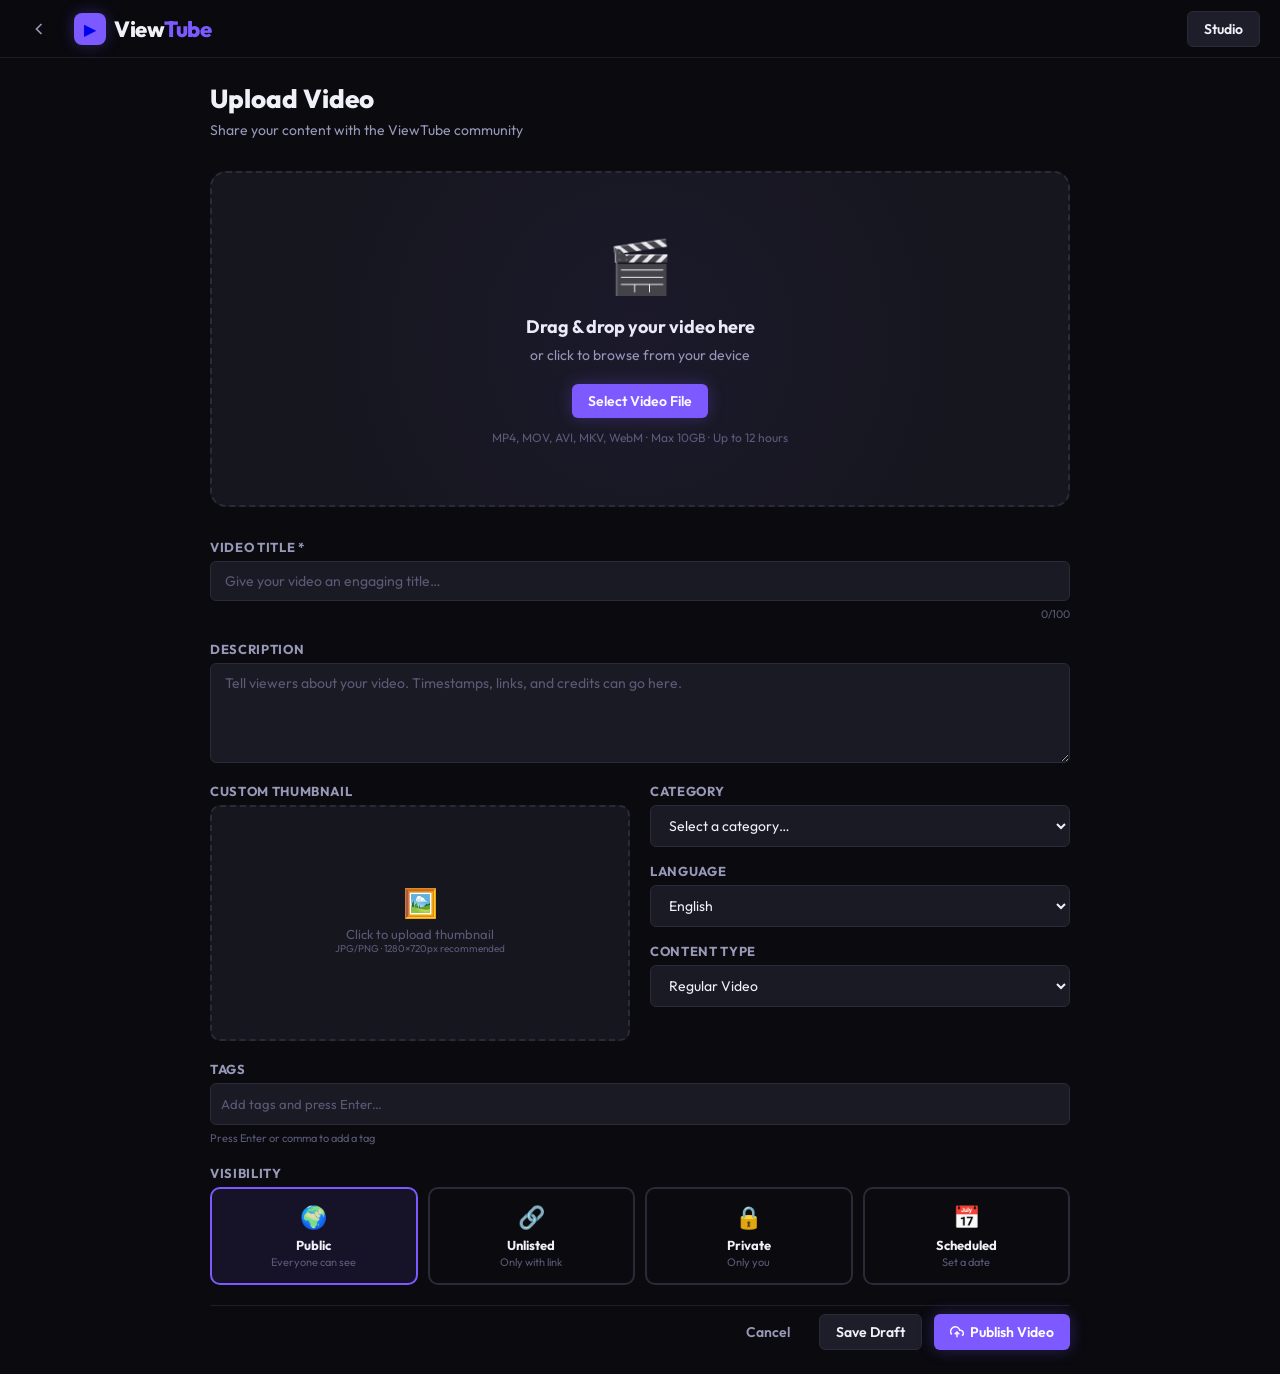
<file: upload.html>
<!DOCTYPE html>
<html lang="en">
<head>
  <meta charset="UTF-8">
  <meta name="viewport" content="width=device-width, initial-scale=1.0">
  <title>Upload – ViewTube Studio</title>
  <style>
    .upload-page { max-width: 860px; margin: 0 auto; }

    .page-header {
      margin-bottom: 32px;
    }
    .page-title {
      font-size: 26px;
      font-weight: 800;
      margin-bottom: 6px;
    }
    .page-sub { color: var(--text-secondary); font-size: 14px; }

    /* Upload Zone */
    .upload-zone {
      border: 2px dashed var(--border);
      border-radius: var(--radius-lg);
      padding: 60px 32px;
      text-align: center;
      cursor: pointer;
      transition: all 0.3s ease;
      background: var(--bg-card);
      margin-bottom: 32px;
      position: relative;
      overflow: hidden;
    }
    .upload-zone::before {
      content: '';
      position: absolute;
      inset: 0;
      background: radial-gradient(circle at center, rgba(124,90,255,0.05), transparent 70%);
      pointer-events: none;
    }
    .upload-zone:hover, .upload-zone.drag-over {
      border-color: var(--accent);
      background: rgba(124,90,255,0.05);
    }
    .upload-zone.drag-over { transform: scale(1.01); }

    .upload-icon {
      font-size: 52px;
      margin-bottom: 16px;
      display: block;
    }
    .upload-title { font-size: 18px; font-weight: 700; margin-bottom: 8px; }
    .upload-sub { color: var(--text-secondary); font-size: 14px; margin-bottom: 20px; }
    .upload-limits { font-size: 12px; color: var(--text-muted); margin-top: 12px; }

    #file-input { display: none; }

    /* Progress */
    .upload-progress {
      display: none;
      margin-bottom: 32px;
    }
    .upload-progress.active { display: block; }
    .progress-bar-wrap {
      background: var(--bg-card);
      border-radius: 20px;
      height: 8px;
      overflow: hidden;
      margin-bottom: 8px;
    }
    .progress-bar-fill {
      height: 100%;
      background: linear-gradient(90deg, var(--accent), var(--accent-2));
      border-radius: 20px;
      width: 0%;
      transition: width 0.3s ease;
      box-shadow: 0 0 12px var(--accent-glow);
    }
    .progress-label {
      font-size: 13px;
      color: var(--text-secondary);
      display: flex;
      justify-content: space-between;
    }

    /* Form */
    .upload-form {
      display: grid;
      gap: 20px;
    }

    .form-row { display: grid; gap: 20px; }
    .form-row.two-col { grid-template-columns: 1fr 1fr; }

    .form-group { display: flex; flex-direction: column; gap: 6px; }

    .form-label {
      font-size: 13px;
      font-weight: 700;
      color: var(--text-secondary);
      text-transform: uppercase;
      letter-spacing: 0.05em;
    }

    .form-input, .form-textarea, .form-select {
      background: var(--bg-input);
      border: 1px solid var(--border);
      border-radius: var(--radius-sm);
      color: var(--text-primary);
      font-family: 'Outfit', sans-serif;
      font-size: 14px;
      padding: 10px 14px;
      outline: none;
      transition: border-color var(--transition);
      width: 100%;
    }
    .form-input:focus, .form-textarea:focus, .form-select:focus { border-color: var(--accent); }
    .form-input::placeholder, .form-textarea::placeholder { color: var(--text-muted); }
    .form-textarea { resize: vertical; min-height: 100px; }
    .form-select { cursor: pointer; }

    /* Thumbnail Upload */
    .thumb-upload {
      width: 100%;
      aspect-ratio: 16/9;
      border: 2px dashed var(--border);
      border-radius: var(--radius);
      display: flex;
      flex-direction: column;
      align-items: center;
      justify-content: center;
      cursor: pointer;
      transition: all var(--transition);
      background: var(--bg-card);
      overflow: hidden;
      position: relative;
    }
    .thumb-upload:hover { border-color: var(--accent); }
    .thumb-upload img { width: 100%; height: 100%; object-fit: cover; }
    .thumb-placeholder { color: var(--text-muted); font-size: 13px; text-align: center; padding: 16px; }
    .thumb-placeholder span { font-size: 28px; display: block; margin-bottom: 6px; }

    /* Tags input */
    .tags-wrap {
      display: flex;
      flex-wrap: wrap;
      gap: 6px;
      padding: 8px 10px;
      background: var(--bg-input);
      border: 1px solid var(--border);
      border-radius: var(--radius-sm);
      min-height: 42px;
      cursor: text;
      transition: border-color var(--transition);
    }
    .tags-wrap:focus-within { border-color: var(--accent); }
    .tag-chip {
      display: flex;
      align-items: center;
      gap: 4px;
      background: rgba(124,90,255,0.15);
      color: var(--accent);
      border-radius: 12px;
      padding: 2px 10px;
      font-size: 13px;
      font-weight: 600;
    }
    .tag-remove {
      cursor: pointer;
      font-size: 14px;
      line-height: 1;
      color: var(--text-muted);
    }
    .tag-remove:hover { color: var(--danger); }
    .tag-input {
      border: none;
      background: transparent;
      color: var(--text-primary);
      font-family: 'Outfit', sans-serif;
      font-size: 13px;
      outline: none;
      min-width: 80px;
    }
    .tag-input::placeholder { color: var(--text-muted); }

    /* Visibility Toggle */
    .visibility-options {
      display: flex;
      gap: 10px;
    }
    .vis-option {
      flex: 1;
      border: 2px solid var(--border);
      border-radius: var(--radius);
      padding: 14px;
      cursor: pointer;
      transition: all var(--transition);
      text-align: center;
    }
    .vis-option:hover { border-color: var(--accent); }
    .vis-option.selected { border-color: var(--accent); background: rgba(124,90,255,0.1); }
    .vis-icon { font-size: 22px; margin-bottom: 6px; }
    .vis-name { font-size: 13px; font-weight: 700; }
    .vis-desc { font-size: 11px; color: var(--text-muted); margin-top: 2px; }

    /* Submit Row */
    .submit-row {
      display: flex;
      gap: 12px;
      justify-content: flex-end;
      padding-top: 8px;
      border-top: 1px solid var(--border-subtle);
    }

    @media (max-width: 640px) {
      .form-row.two-col { grid-template-columns: 1fr; }
      .visibility-options { flex-direction: column; }
    }
  </style>
<style>
/* ViewTube - Shared Styles */
@import url('https://fonts.googleapis.com/css2?family=Outfit:wght@300;400;500;600;700;800;900&family=JetBrains+Mono:wght@400;500&display=swap');

:root {
  --bg-primary: #0a0a0f;
  --bg-secondary: #111118;
  --bg-card: #16161f;
  --bg-hover: #1e1e2a;
  --bg-input: #1a1a24;
  --border: #2a2a38;
  --border-subtle: #1e1e2a;
  --text-primary: #f0f0f8;
  --text-secondary: #9898b8;
  --text-muted: #5a5a78;
  --accent: #7c5aff;
  --accent-glow: rgba(124, 90, 255, 0.3);
  --accent-hover: #9575ff;
  --accent-2: #ff5a7c;
  --accent-2-glow: rgba(255, 90, 124, 0.3);
  --verified-blue: #5ab4ff;
  --verified-gold: #ffd700;
  --verified-black: #e0e0e0;
  --success: #4ade80;
  --warning: #fbbf24;
  --danger: #f87171;
  --sidebar-width: 240px;
  --header-height: 58px;
  --radius: 10px;
  --radius-sm: 6px;
  --radius-lg: 16px;
  --shadow: 0 4px 24px rgba(0,0,0,0.4);
  --shadow-glow: 0 0 30px rgba(124, 90, 255, 0.15);
  --transition: 0.2s ease;
}

*, *::before, *::after { box-sizing: border-box; margin: 0; padding: 0; }

html { scroll-behavior: smooth; }

body {
  font-family: 'Outfit', sans-serif;
  background: var(--bg-primary);
  color: var(--text-primary);
  min-height: 100vh;
  overflow-x: hidden;
}

/* Scrollbar */
::-webkit-scrollbar { width: 6px; height: 6px; }
::-webkit-scrollbar-track { background: transparent; }
::-webkit-scrollbar-thumb { background: var(--border); border-radius: 3px; }
::-webkit-scrollbar-thumb:hover { background: var(--accent); }

/* Header */
.header {
  position: fixed;
  top: 0; left: 0; right: 0;
  height: var(--header-height);
  background: rgba(10, 10, 15, 0.92);
  backdrop-filter: blur(20px);
  border-bottom: 1px solid var(--border-subtle);
  display: flex;
  align-items: center;
  padding: 0 20px;
  gap: 16px;
  z-index: 1000;
}

.header-logo {
  display: flex;
  align-items: center;
  gap: 8px;
  text-decoration: none;
  flex-shrink: 0;
}

.logo-icon {
  width: 32px; height: 32px;
  background: var(--accent);
  border-radius: 8px;
  display: flex; align-items: center; justify-content: center;
  font-size: 16px;
  box-shadow: 0 0 16px var(--accent-glow);
}

.logo-text {
  font-size: 22px;
  font-weight: 800;
  letter-spacing: -0.5px;
  color: var(--text-primary);
}

.logo-text span { color: var(--accent); }

.header-search {
  flex: 1;
  max-width: 560px;
  margin: 0 auto;
  display: flex;
  gap: 0;
}

.search-input-wrap {
  flex: 1;
  position: relative;
}

.search-input {
  width: 100%;
  height: 40px;
  background: var(--bg-input);
  border: 1px solid var(--border);
  border-right: none;
  border-radius: var(--radius) 0 0 var(--radius);
  color: var(--text-primary);
  font-family: 'Outfit', sans-serif;
  font-size: 14px;
  padding: 0 16px;
  outline: none;
  transition: border-color var(--transition);
}

.search-input:focus { border-color: var(--accent); }
.search-input::placeholder { color: var(--text-muted); }

.search-btn {
  height: 40px;
  padding: 0 18px;
  background: var(--bg-hover);
  border: 1px solid var(--border);
  border-left: none;
  border-radius: 0 var(--radius) var(--radius) 0;
  color: var(--text-secondary);
  cursor: pointer;
  display: flex; align-items: center; justify-content: center;
  transition: all var(--transition);
}

.search-btn:hover { background: var(--accent); color: white; border-color: var(--accent); }

.header-actions {
  display: flex;
  align-items: center;
  gap: 10px;
  flex-shrink: 0;
}

.btn {
  display: inline-flex;
  align-items: center;
  gap: 6px;
  padding: 8px 16px;
  border-radius: var(--radius-sm);
  font-family: 'Outfit', sans-serif;
  font-size: 14px;
  font-weight: 600;
  cursor: pointer;
  text-decoration: none;
  border: none;
  transition: all var(--transition);
  white-space: nowrap;
}

.btn-primary {
  background: var(--accent);
  color: white;
  box-shadow: 0 0 16px var(--accent-glow);
}
.btn-primary:hover { background: var(--accent-hover); box-shadow: 0 0 24px var(--accent-glow); }

.btn-secondary {
  background: var(--bg-hover);
  color: var(--text-primary);
  border: 1px solid var(--border);
}
.btn-secondary:hover { border-color: var(--accent); color: var(--accent); }

.btn-ghost {
  background: transparent;
  color: var(--text-secondary);
  border: 1px solid transparent;
}
.btn-ghost:hover { background: var(--bg-hover); color: var(--text-primary); }

.icon-btn {
  width: 38px; height: 38px;
  border-radius: var(--radius-sm);
  background: transparent;
  border: 1px solid transparent;
  color: var(--text-secondary);
  cursor: pointer;
  display: flex; align-items: center; justify-content: center;
  font-size: 18px;
  transition: all var(--transition);
}
.icon-btn:hover { background: var(--bg-hover); color: var(--text-primary); }

/* Sidebar */
.sidebar {
  position: fixed;
  top: var(--header-height);
  left: 0;
  width: var(--sidebar-width);
  height: calc(100vh - var(--header-height));
  background: var(--bg-secondary);
  border-right: 1px solid var(--border-subtle);
  overflow-y: auto;
  padding: 12px 0;
  z-index: 100;
  transition: transform 0.3s ease;
}

.sidebar.hidden { transform: translateX(-100%); }

.sidebar-section { padding: 8px 0; }

.sidebar-label {
  font-size: 11px;
  font-weight: 700;
  letter-spacing: 0.08em;
  text-transform: uppercase;
  color: var(--text-muted);
  padding: 6px 20px;
  margin-top: 4px;
}

.sidebar-item {
  display: flex;
  align-items: center;
  gap: 14px;
  padding: 10px 20px;
  color: var(--text-secondary);
  text-decoration: none;
  font-size: 14px;
  font-weight: 500;
  cursor: pointer;
  transition: all var(--transition);
  border-radius: 0;
  position: relative;
}

.sidebar-item:hover { background: var(--bg-hover); color: var(--text-primary); }

.sidebar-item.active {
  background: rgba(124, 90, 255, 0.1);
  color: var(--accent);
}

.sidebar-item.active::before {
  content: '';
  position: absolute;
  left: 0; top: 4px; bottom: 4px;
  width: 3px;
  background: var(--accent);
  border-radius: 0 2px 2px 0;
}

.sidebar-item svg, .sidebar-item .icon { width: 20px; height: 20px; flex-shrink: 0; }

.sidebar-divider {
  height: 1px;
  background: var(--border-subtle);
  margin: 8px 12px;
}

/* Main Content Area */
.main {
  margin-left: var(--sidebar-width);
  margin-top: var(--header-height);
  min-height: calc(100vh - var(--header-height));
  padding: 24px;
}

/* Category Chips */
.category-bar {
  display: flex;
  gap: 8px;
  overflow-x: auto;
  padding-bottom: 12px;
  margin-bottom: 24px;
  scrollbar-width: none;
}
.category-bar::-webkit-scrollbar { display: none; }

.chip {
  padding: 6px 16px;
  border-radius: 20px;
  font-size: 13px;
  font-weight: 600;
  cursor: pointer;
  white-space: nowrap;
  border: 1px solid var(--border);
  background: var(--bg-card);
  color: var(--text-secondary);
  transition: all var(--transition);
}

.chip:hover { border-color: var(--accent); color: var(--accent); }
.chip.active { background: var(--accent); color: white; border-color: var(--accent); box-shadow: 0 0 12px var(--accent-glow); }

/* Video Grid */
.video-grid {
  display: grid;
  grid-template-columns: repeat(auto-fill, minmax(280px, 1fr));
  gap: 20px;
}

/* Video Card */
.video-card {
  cursor: pointer;
  transition: transform var(--transition);
}

.video-card:hover { transform: translateY(-2px); }

.video-thumb {
  position: relative;
  aspect-ratio: 16/9;
  border-radius: var(--radius);
  overflow: hidden;
  background: var(--bg-card);
}

.video-thumb img {
  width: 100%; height: 100%;
  object-fit: cover;
  display: block;
  transition: transform 0.4s ease;
}

.video-card:hover .video-thumb img { transform: scale(1.04); }

.video-duration {
  position: absolute;
  bottom: 8px; right: 8px;
  background: rgba(0,0,0,0.85);
  color: #fff;
  font-size: 12px;
  font-weight: 600;
  font-family: 'JetBrains Mono', monospace;
  padding: 2px 6px;
  border-radius: 4px;
}

.video-play-overlay {
  position: absolute;
  inset: 0;
  background: rgba(0,0,0,0);
  display: flex; align-items: center; justify-content: center;
  transition: background 0.3s ease;
}

.video-card:hover .video-play-overlay { background: rgba(0,0,0,0.3); }

.play-btn-overlay {
  width: 52px; height: 52px;
  border-radius: 50%;
  background: rgba(124,90,255,0.9);
  display: flex; align-items: center; justify-content: center;
  opacity: 0;
  transform: scale(0.8);
  transition: all 0.3s ease;
  box-shadow: 0 0 24px var(--accent-glow);
}

.video-card:hover .play-btn-overlay { opacity: 1; transform: scale(1); }

.video-info {
  display: flex;
  gap: 10px;
  padding: 10px 4px 4px;
}

.channel-avatar {
  width: 36px; height: 36px;
  border-radius: 50%;
  overflow: hidden;
  flex-shrink: 0;
  background: var(--bg-card);
}

.channel-avatar img { width: 100%; height: 100%; object-fit: cover; }

.video-meta { flex: 1; min-width: 0; }

.video-title {
  font-size: 14px;
  font-weight: 600;
  line-height: 1.4;
  color: var(--text-primary);
  display: -webkit-box;
  -webkit-line-clamp: 2;
  -webkit-box-orient: vertical;
  overflow: hidden;
  margin-bottom: 4px;
}

.video-channel {
  display: flex;
  align-items: center;
  gap: 4px;
  font-size: 13px;
  color: var(--text-secondary);
  text-decoration: none;
  width: fit-content;
}

.video-channel:hover { color: var(--text-primary); }

.video-stats {
  font-size: 12px;
  color: var(--text-muted);
  margin-top: 2px;
}

/* Verified Badges */
.badge {
  display: inline-flex;
  align-items: center;
  justify-content: center;
  width: 16px; height: 16px;
  border-radius: 50%;
  font-size: 9px;
  flex-shrink: 0;
}

.badge-verified { background: var(--verified-blue); color: #fff; }
.badge-gold { background: var(--verified-gold); color: #000; }
.badge-black { background: #111; color: var(--verified-black); border: 1px solid var(--verified-black); }

.badge-lg { width: 20px; height: 20px; font-size: 11px; }

/* Section Titles */
.section-title {
  font-size: 20px;
  font-weight: 700;
  margin-bottom: 20px;
  display: flex;
  align-items: center;
  gap: 10px;
}

.section-title .accent { color: var(--accent); }

/* Trending Rank Badge */
.trending-rank {
  display: inline-flex;
  align-items: center;
  justify-content: center;
  width: 28px; height: 28px;
  border-radius: 50%;
  background: linear-gradient(135deg, var(--accent), var(--accent-2));
  color: white;
  font-size: 12px;
  font-weight: 800;
  flex-shrink: 0;
}

/* Toast Notification */
.toast {
  position: fixed;
  bottom: 24px; right: 24px;
  padding: 14px 20px;
  background: var(--bg-card);
  border: 1px solid var(--border);
  border-radius: var(--radius);
  color: var(--text-primary);
  font-size: 14px;
  z-index: 9999;
  box-shadow: var(--shadow);
  display: flex; align-items: center; gap: 10px;
  opacity: 0;
  transform: translateY(10px);
  transition: all 0.3s ease;
  pointer-events: none;
}

.toast.show { opacity: 1; transform: translateY(0); }
.toast.success { border-color: var(--success); }
.toast.error { border-color: var(--danger); }

/* Empty State */
.empty-state {
  text-align: center;
  padding: 60px 20px;
  color: var(--text-muted);
}

.empty-state .icon { font-size: 48px; margin-bottom: 16px; }
.empty-state h3 { font-size: 18px; color: var(--text-secondary); margin-bottom: 8px; }
.empty-state p { font-size: 14px; }

/* Responsive */
@media (max-width: 768px) {
  .sidebar { transform: translateX(-100%); }
  .sidebar.mobile-open { transform: translateX(0); }
  .main { margin-left: 0; padding: 16px; }
  .header-search { max-width: 200px; }
  .logo-text { display: none; }
}

</style>
</head>
<body>
<script>

const _VIDEOS_DATA = [{"id": "v001", "title": "The Future of AI: What Nobody Is Telling You", "channelId": "ch_001", "thumbnail": "https://picsum.photos/seed/v001/640/360", "duration": "18:42", "views": 4820000, "viewsFormatted": "4.8M views", "likes": 182000, "dislikes": 3200, "uploadDate": "2025-03-10", "uploadedAgo": "2 weeks ago", "description": "In this deep dive, we explore the latest breakthroughs in artificial intelligence and what they mean for humanity. From GPT to autonomous systems, nothing is off limits.", "tags": ["AI", "Technology", "Future", "Machine Learning"], "category": "Technology", "isTrending": true, "trendingRank": 1, "videoUrl": "", "comments": [{"id": "c001", "user": "Alex Rivera", "avatar": "https://api.dicebear.com/7.x/thumbs/svg?seed=alex", "text": "This is genuinely one of the best tech breakdowns I've seen this year. Mind blown! \ud83e\udd2f", "likes": 4821, "time": "1 week ago"}, {"id": "c002", "user": "Sarah Chen", "avatar": "https://api.dicebear.com/7.x/thumbs/svg?seed=sarah", "text": "The part about neural scaling laws was incredible. Did not expect that twist.", "likes": 2103, "time": "1 week ago"}, {"id": "c003", "user": "DevNerd99", "avatar": "https://api.dicebear.com/7.x/thumbs/svg?seed=devnerd", "text": "Came for the clickbait title, stayed for the actual quality content. Rare.", "likes": 987, "time": "5 days ago"}]}, {"id": "v002", "title": "2 Hours of Late Night Lo-Fi to Study and Relax \ud83c\udf19", "channelId": "ch_002", "thumbnail": "https://picsum.photos/seed/v002/640/360", "duration": "2:01:33", "views": 12100000, "viewsFormatted": "12.1M views", "likes": 541000, "dislikes": 4100, "uploadDate": "2025-02-20", "uploadedAgo": "1 month ago", "description": "The perfect lo-fi playlist for late night study sessions, coding, or just chilling. No ads, no interruptions.", "tags": ["lo-fi", "study", "music", "chill", "beats"], "category": "Music", "isTrending": true, "trendingRank": 2, "videoUrl": "", "comments": [{"id": "c004", "user": "NightOwl", "avatar": "https://api.dicebear.com/7.x/thumbs/svg?seed=nightowl", "text": "I've been using this playlist every night for 3 weeks straight. Pure perfection.", "likes": 8842, "time": "3 weeks ago"}, {"id": "c005", "user": "CodeMonk", "avatar": "https://api.dicebear.com/7.x/thumbs/svg?seed=codemonk", "text": "Wrote 600 lines of code listening to this. 10/10.", "likes": 3201, "time": "2 weeks ago"}]}, {"id": "v003", "title": "James Webb Telescope: New Images That Will Change Everything", "channelId": "ch_003", "thumbnail": "https://picsum.photos/seed/v003/640/360", "duration": "32:10", "views": 28400000, "viewsFormatted": "28.4M views", "likes": 1200000, "dislikes": 12000, "uploadDate": "2025-01-15", "uploadedAgo": "2 months ago", "description": "The James Webb Space Telescope continues to rewrite the textbooks. This video showcases the newest batch of images and what they reveal about the early universe.", "tags": ["NASA", "Space", "James Webb", "Universe", "Science"], "category": "Science", "isTrending": true, "trendingRank": 3, "videoUrl": "", "comments": [{"id": "c006", "user": "StarGazer", "avatar": "https://api.dicebear.com/7.x/thumbs/svg?seed=stargazer", "text": "Every single time NASA drops new JWST images I feel genuinely emotional. We're so small.", "likes": 22901, "time": "2 months ago"}, {"id": "c007", "user": "PhysicsGeek", "avatar": "https://api.dicebear.com/7.x/thumbs/svg?seed=physicsgeek", "text": "The galaxy cluster images at 14:22 broke my brain. Beautiful.", "likes": 9441, "time": "2 months ago"}]}, {"id": "v004", "title": "Perfect Pasta Carbonara in 15 Minutes \u2013 No Cream!", "channelId": "ch_004", "thumbnail": "https://picsum.photos/seed/v004/640/360", "duration": "15:08", "views": 3200000, "viewsFormatted": "3.2M views", "likes": 98000, "dislikes": 1800, "uploadDate": "2025-03-01", "uploadedAgo": "3 weeks ago", "description": "The authentic Roman carbonara recipe. No cream, no shortcuts \u2014 just eggs, guanciale, pecorino, and black pepper. Let me show you how.", "tags": ["cooking", "pasta", "italian", "recipe", "carbonara"], "category": "Food", "isTrending": true, "trendingRank": 4, "videoUrl": "", "comments": [{"id": "c008", "user": "FoodieFan", "avatar": "https://api.dicebear.com/7.x/thumbs/svg?seed=foodie", "text": "Made this last night. My Italian grandmother approved. HIGH praise!", "likes": 5512, "time": "2 weeks ago"}, {"id": "c009", "user": "PastaLover", "avatar": "https://api.dicebear.com/7.x/thumbs/svg?seed=pasta", "text": "Adding cream to carbonara should be illegal. Thank you for this video.", "likes": 8901, "time": "3 weeks ago"}]}, {"id": "v005", "title": "GTA VI First Look: Everything We Know", "channelId": "ch_005", "thumbnail": "https://picsum.photos/seed/v005/640/360", "duration": "24:55", "views": 18900000, "viewsFormatted": "18.9M views", "likes": 820000, "dislikes": 34000, "uploadDate": "2025-03-05", "uploadedAgo": "2 weeks ago", "description": "Every single detail, leak, and official confirmation about GTA VI compiled into the ultimate breakdown video.", "tags": ["GTA 6", "Gaming", "Rockstar", "PS5", "Xbox"], "category": "Gaming", "isTrending": true, "trendingRank": 5, "videoUrl": "", "comments": [{"id": "c010", "user": "GamerPro", "avatar": "https://api.dicebear.com/7.x/thumbs/svg?seed=gamer", "text": "Been waiting for this since 2013. Ready to quit my job on release day.", "likes": 43001, "time": "2 weeks ago"}, {"id": "c011", "user": "NoLifeGamer", "avatar": "https://api.dicebear.com/7.x/thumbs/svg?seed=nolife", "text": "The detail at 11:32 about the physics engine... that's next level.", "likes": 12330, "time": "1 week ago"}]}, {"id": "v006", "title": "10-Minute Morning Meditation for Focus", "channelId": "ch_006", "thumbnail": "https://picsum.photos/seed/v006/640/360", "duration": "10:00", "views": 890000, "viewsFormatted": "890K views", "likes": 42000, "dislikes": 500, "uploadDate": "2025-02-28", "uploadedAgo": "1 month ago", "description": "Start your day with clarity and intention. This 10-minute guided meditation will help you focus and find calm before the day begins.", "tags": ["meditation", "wellness", "mindfulness", "morning routine"], "category": "Wellness", "isTrending": false, "trendingRank": null, "videoUrl": "", "comments": [{"id": "c012", "user": "ZenMaster", "avatar": "https://api.dicebear.com/7.x/thumbs/svg?seed=zen", "text": "My morning routine isn't complete without this. 30-day streak!", "likes": 3401, "time": "3 weeks ago"}]}, {"id": "v007", "title": "Building a Full Stack App with Next.js 15 in One Video", "channelId": "ch_001", "thumbnail": "https://picsum.photos/seed/v007/640/360", "duration": "1:42:17", "views": 2300000, "viewsFormatted": "2.3M views", "likes": 112000, "dislikes": 2100, "uploadDate": "2025-03-08", "uploadedAgo": "2 weeks ago", "description": "A complete project from zero to deployment. We build a SaaS app with auth, database, payments and CI/CD.", "tags": ["Next.js", "React", "Coding", "Tutorial", "Web Dev"], "category": "Technology", "isTrending": false, "trendingRank": null, "videoUrl": "", "comments": [{"id": "c013", "user": "WebDevWill", "avatar": "https://api.dicebear.com/7.x/thumbs/svg?seed=will", "text": "This is literally the only tutorial you need for Next.js. Bookmark it.", "likes": 6723, "time": "1 week ago"}]}, {"id": "v008", "title": "Elden Ring: Shadow of the Erdtree \u2013 Final Boss Guide", "channelId": "ch_005", "thumbnail": "https://picsum.photos/seed/v008/640/360", "duration": "28:44", "views": 6700000, "viewsFormatted": "6.7M views", "likes": 310000, "dislikes": 8200, "uploadDate": "2025-02-14", "uploadedAgo": "5 weeks ago", "description": "The most complete guide to defeating the final boss of Shadow of the Erdtree. All phases, all strategies.", "tags": ["Elden Ring", "Gaming", "Boss Guide", "FromSoftware"], "category": "Gaming", "isTrending": false, "trendingRank": null, "videoUrl": "", "comments": [{"id": "c014", "user": "SoulsBorn", "avatar": "https://api.dicebear.com/7.x/thumbs/svg?seed=souls", "text": "Finally beat it thanks to this guide. Nearly threw my controller 12 times.", "likes": 14200, "time": "4 weeks ago"}]}];
const _CHANNELS_DATA = [{"id": "ch_001", "name": "TechVision Pro", "handle": "@techvisionpro", "avatar": "https://api.dicebear.com/7.x/shapes/svg?seed=techvision&backgroundColor=0f172a", "banner": "", "subscribers": "4.2M", "subscriberCount": 4200000, "description": "The latest in tech, AI, and innovation.", "IsVerified": true, "IsGoldVerified": false, "IsBlackVerified": false}, {"id": "ch_002", "name": "Chill Beats Studio", "handle": "@chillbeatsstudio", "avatar": "https://api.dicebear.com/7.x/shapes/svg?seed=chillbeats&backgroundColor=1e1b4b", "banner": "", "subscribers": "12.8M", "subscriberCount": 12800000, "description": "Lo-fi, chill, and study beats 24/7.", "IsVerified": false, "IsGoldVerified": true, "IsBlackVerified": false}, {"id": "ch_003", "name": "NASA Official", "handle": "@nasaofficial", "avatar": "https://api.dicebear.com/7.x/shapes/svg?seed=nasa&backgroundColor=0c0a09", "banner": "", "subscribers": "98.3M", "subscriberCount": 98300000, "description": "Official NASA ViewTube channel. Explore the universe.", "IsVerified": false, "IsGoldVerified": false, "IsBlackVerified": true}, {"id": "ch_004", "name": "CookingWithAlex", "handle": "@cookingwithalex", "avatar": "https://api.dicebear.com/7.x/shapes/svg?seed=cookalex&backgroundColor=14532d", "banner": "", "subscribers": "2.1M", "subscriberCount": 2100000, "description": "Simple, delicious recipes for everyone.", "IsVerified": true, "IsGoldVerified": false, "IsBlackVerified": false}, {"id": "ch_005", "name": "GameZone X", "handle": "@gamezonex", "avatar": "https://api.dicebear.com/7.x/shapes/svg?seed=gamezonex&backgroundColor=3b0764", "banner": "", "subscribers": "8.7M", "subscriberCount": 8700000, "description": "Gaming news, reviews, and live streams.", "IsVerified": false, "IsGoldVerified": false, "IsBlackVerified": false}, {"id": "ch_006", "name": "MindfulMoments", "handle": "@mindfulmoments", "avatar": "https://api.dicebear.com/7.x/shapes/svg?seed=mindful&backgroundColor=164e63", "banner": "", "subscribers": "890K", "subscriberCount": 890000, "description": "Meditation, yoga and wellness journeys.", "IsVerified": false, "IsGoldVerified": false, "IsBlackVerified": false}];
const _SHORTS_DATA = [{"id": "s001", "title": "AI draws itself in 10 seconds \ud83e\udd2f", "channelId": "ch_001", "thumbnail": "https://picsum.photos/seed/s001/400/711", "duration": "0:58", "views": 14200000, "viewsFormatted": "14.2M", "likes": 620000, "uploadedAgo": "3 days ago", "videoUrl": ""}, {"id": "s002", "title": "Carbonara in 60 seconds \ud83c\udf5d", "channelId": "ch_004", "thumbnail": "https://picsum.photos/seed/s002/400/711", "duration": "0:55", "views": 8900000, "viewsFormatted": "8.9M", "likes": 412000, "uploadedAgo": "1 week ago", "videoUrl": ""}, {"id": "s003", "title": "Webb telescope captures star being born \ud83c\udf1f", "channelId": "ch_003", "thumbnail": "https://picsum.photos/seed/s003/400/711", "duration": "0:59", "views": 32100000, "viewsFormatted": "32.1M", "likes": 1800000, "uploadedAgo": "5 days ago", "videoUrl": ""}, {"id": "s004", "title": "This game mechanic is insane \ud83c\udfae", "channelId": "ch_005", "thumbnail": "https://picsum.photos/seed/s004/400/711", "duration": "0:45", "views": 6200000, "viewsFormatted": "6.2M", "likes": 280000, "uploadedAgo": "2 days ago", "videoUrl": ""}, {"id": "s005", "title": "1 minute morning breathwork \ud83e\uddd8", "channelId": "ch_006", "thumbnail": "https://picsum.photos/seed/s005/400/711", "duration": "1:00", "views": 2100000, "viewsFormatted": "2.1M", "likes": 98000, "uploadedAgo": "4 days ago", "videoUrl": ""}, {"id": "s006", "title": "Lo-fi drop that hits different \ud83c\udfb5", "channelId": "ch_002", "thumbnail": "https://picsum.photos/seed/s006/400/711", "duration": "0:52", "views": 4800000, "viewsFormatted": "4.8M", "likes": 210000, "uploadedAgo": "6 days ago", "videoUrl": ""}];
// Override loadJSON to use inline data
async function loadJSON(path) {
  if (path.includes('videos')) return JSON.parse(JSON.stringify(_VIDEOS_DATA));
  if (path.includes('channels')) return JSON.parse(JSON.stringify(_CHANNELS_DATA));
  if (path.includes('shorts')) return JSON.parse(JSON.stringify(_SHORTS_DATA));
  return [];
}

// ViewTube - Shared Utilities

// loadJSON: using inline data (see _VIDEOS_DATA etc above)

// --- Verified Badge ---
function getBadgeHTML(channel, size = '') {
  const cls = `badge ${size}`;
  if (channel.IsBlackVerified) {
    return `<span class="${cls} badge-black" title="Official Creator">✓</span>`;
  }
  if (channel.IsGoldVerified) {
    return `<span class="${cls} badge-gold" title="Gold Verified">★</span>`;
  }
  if (channel.IsVerified) {
    return `<span class="${cls} badge-verified" title="Verified">✓</span>`;
  }
  return '';
}

// --- Format Numbers ---
function formatViews(n) {
  if (n >= 1e9) return (n / 1e9).toFixed(1).replace(/\.0$/, '') + 'B';
  if (n >= 1e6) return (n / 1e6).toFixed(1).replace(/\.0$/, '') + 'M';
  if (n >= 1e3) return (n / 1e3).toFixed(1).replace(/\.0$/, '') + 'K';
  return n.toString();
}

// --- Video Card ---
function buildVideoCard(video, channel) {
  const card = document.createElement('div');
  card.className = 'video-card';
  card.innerHTML = `
    <div class="video-thumb">
      <img src="${video.thumbnail}" alt="${escapeHTML(video.title)}" loading="lazy">
      <div class="video-play-overlay">
        <div class="play-btn-overlay">
          <svg width="20" height="20" viewBox="0 0 24 24" fill="white"><polygon points="5,3 19,12 5,21"/></svg>
        </div>
      </div>
      <span class="video-duration">${video.duration}</span>
    </div>
    <div class="video-info">
      <div class="channel-avatar">
        <img src="${channel ? channel.avatar : ''}" alt="${channel ? channel.name : ''}" loading="lazy">
      </div>
      <div class="video-meta">
        <div class="video-title">${escapeHTML(video.title)}</div>
        <a class="video-channel" href="#">
          ${channel ? escapeHTML(channel.name) : 'Unknown'}
          ${channel ? getBadgeHTML(channel) : ''}
        </a>
        <div class="video-stats">${formatViews(video.views)} views &middot; ${video.uploadedAgo}</div>
      </div>
    </div>
  `;
  card.addEventListener('click', () => {
    window.location.href = `watch.html?v=${video.id}`;
  });
  return card;
}

// --- Escape HTML ---
function escapeHTML(str) {
  const div = document.createElement('div');
  div.appendChild(document.createTextNode(str || ''));
  return div.innerHTML;
}

// --- Toast ---
function showToast(msg, type = 'info') {
  let toast = document.getElementById('global-toast');
  if (!toast) {
    toast = document.createElement('div');
    toast.id = 'global-toast';
    toast.className = 'toast';
    document.body.appendChild(toast);
  }
  const icon = type === 'success' ? '✅' : type === 'error' ? '❌' : 'ℹ️';
  toast.innerHTML = `<span>${icon}</span><span>${msg}</span>`;
  toast.className = `toast ${type} show`;
  clearTimeout(toast._timer);
  toast._timer = setTimeout(() => { toast.classList.remove('show'); }, 3000);
}

// --- URL Params ---
function getParam(name) {
  return new URLSearchParams(window.location.search).get(name);
}

// --- Sidebar toggle ---
function initSidebarToggle() {
  const toggle = document.getElementById('sidebar-toggle');
  const sidebar = document.querySelector('.sidebar');
  if (toggle && sidebar) {
    toggle.addEventListener('click', () => {
      if (window.innerWidth <= 768) {
        sidebar.classList.toggle('mobile-open');
      } else {
        sidebar.classList.toggle('hidden');
        const main = document.querySelector('.main');
        if (main) main.classList.toggle('no-sidebar');
      }
    });
  }
}

// --- Active Sidebar Link ---
function setActiveSidebarLink() {
  const page = window.location.pathname.split('/').pop() || 'index.html';
  document.querySelectorAll('.sidebar-item[data-page]').forEach(el => {
    if (el.dataset.page === page) el.classList.add('active');
  });
}

// --- Init Search ---
function initSearch() {
  const input = document.querySelector('.search-input');
  const btn = document.querySelector('.search-btn');
  const doSearch = () => {
    const q = input?.value.trim();
    if (q) showToast(`Searching for "${q}"…`, 'info');
  };
  btn?.addEventListener('click', doSearch);
  input?.addEventListener('keydown', e => { if (e.key === 'Enter') doSearch(); });
}

</script>

<!-- Header -->
<header class="header">
  <button class="icon-btn" onclick="history.back()" title="Back">
    <svg width="20" height="20" viewBox="0 0 24 24" fill="none" stroke="currentColor" stroke-width="2"><polyline points="15 18 9 12 15 6"/></svg>
  </button>
  <a class="header-logo" href="index.html">
    <div class="logo-icon">▶</div>
    <span class="logo-text">View<span>Tube</span></span>
  </a>
  <div style="flex:1;"></div>
  <div class="header-actions">
    <a href="studio.html" class="btn btn-secondary">Studio</a>
  </div>
</header>

<main class="main" style="margin-left:0;">
  <div class="upload-page">
    <div class="page-header">
      <div class="page-title">Upload Video</div>
      <div class="page-sub">Share your content with the ViewTube community</div>
    </div>

    <!-- Drop Zone -->
    <div class="upload-zone" id="upload-zone">
      <span class="upload-icon">🎬</span>
      <div class="upload-title">Drag & drop your video here</div>
      <div class="upload-sub">or click to browse from your device</div>
      <button class="btn btn-primary">Select Video File</button>
      <div class="upload-limits">MP4, MOV, AVI, MKV, WebM · Max 10GB · Up to 12 hours</div>
      <input type="file" id="file-input" accept="video/*">
    </div>

    <!-- Upload Progress -->
    <div class="upload-progress" id="upload-progress">
      <div class="progress-bar-wrap">
        <div class="progress-bar-fill" id="progress-fill"></div>
      </div>
      <div class="progress-label">
        <span id="progress-text">Uploading…</span>
        <span id="progress-pct">0%</span>
      </div>
    </div>

    <!-- Video Details Form -->
    <div class="upload-form" id="upload-form">

      <div class="form-row two-col">
        <!-- Title -->
        <div class="form-group" style="grid-column:1/-1;">
          <label class="form-label">Video Title *</label>
          <input class="form-input" type="text" placeholder="Give your video an engaging title…" id="vid-title" maxlength="100">
          <span style="font-size:11px;color:var(--text-muted);text-align:right;" id="title-count">0/100</span>
        </div>

        <!-- Description -->
        <div class="form-group" style="grid-column:1/-1;">
          <label class="form-label">Description</label>
          <textarea class="form-textarea" placeholder="Tell viewers about your video. Timestamps, links, and credits can go here." id="vid-desc" maxlength="5000" rows="4"></textarea>
        </div>

        <!-- Thumbnail -->
        <div class="form-group">
          <label class="form-label">Custom Thumbnail</label>
          <div class="thumb-upload" id="thumb-upload">
            <div class="thumb-placeholder">
              <span>🖼️</span>
              Click to upload thumbnail
              <br><span style="font-size:10px;">JPG/PNG · 1280×720px recommended</span>
            </div>
          </div>
          <input type="file" id="thumb-input" accept="image/*" style="display:none;">
        </div>

        <!-- Right column -->
        <div style="display:flex;flex-direction:column;gap:16px;">
          <!-- Category -->
          <div class="form-group">
            <label class="form-label">Category</label>
            <select class="form-select" id="vid-category">
              <option value="">Select a category…</option>
              <option value="Technology">Technology</option>
              <option value="Gaming">Gaming</option>
              <option value="Music">Music</option>
              <option value="Science">Science</option>
              <option value="Food">Food & Cooking</option>
              <option value="Wellness">Wellness</option>
              <option value="Education">Education</option>
              <option value="Entertainment">Entertainment</option>
              <option value="Sports">Sports</option>
              <option value="Travel">Travel</option>
            </select>
          </div>

          <!-- Language -->
          <div class="form-group">
            <label class="form-label">Language</label>
            <select class="form-select">
              <option value="en">English</option>
              <option value="es">Spanish</option>
              <option value="fr">French</option>
              <option value="de">German</option>
              <option value="ja">Japanese</option>
              <option value="pt">Portuguese</option>
            </select>
          </div>

          <!-- Short? -->
          <div class="form-group">
            <label class="form-label">Content Type</label>
            <select class="form-select" id="content-type">
              <option value="video">Regular Video</option>
              <option value="short">Short (≤ 60 seconds)</option>
            </select>
          </div>
        </div>
      </div>

      <!-- Tags -->
      <div class="form-group">
        <label class="form-label">Tags</label>
        <div class="tags-wrap" id="tags-wrap">
          <input class="tag-input" id="tag-input" placeholder="Add tags and press Enter…">
        </div>
        <span style="font-size:11px;color:var(--text-muted);">Press Enter or comma to add a tag</span>
      </div>

      <!-- Visibility -->
      <div class="form-group">
        <label class="form-label">Visibility</label>
        <div class="visibility-options">
          <div class="vis-option selected" data-vis="public">
            <div class="vis-icon">🌍</div>
            <div class="vis-name">Public</div>
            <div class="vis-desc">Everyone can see</div>
          </div>
          <div class="vis-option" data-vis="unlisted">
            <div class="vis-icon">🔗</div>
            <div class="vis-name">Unlisted</div>
            <div class="vis-desc">Only with link</div>
          </div>
          <div class="vis-option" data-vis="private">
            <div class="vis-icon">🔒</div>
            <div class="vis-name">Private</div>
            <div class="vis-desc">Only you</div>
          </div>
          <div class="vis-option" data-vis="scheduled">
            <div class="vis-icon">📅</div>
            <div class="vis-name">Scheduled</div>
            <div class="vis-desc">Set a date</div>
          </div>
        </div>
      </div>

      <!-- Submit -->
      <div class="submit-row">
        <button class="btn btn-ghost" onclick="history.back()">Cancel</button>
        <button class="btn btn-secondary" onclick="saveDraft()">Save Draft</button>
        <button class="btn btn-primary" onclick="publishVideo()">
          <svg width="14" height="14" viewBox="0 0 24 24" fill="none" stroke="currentColor" stroke-width="2.5"><polyline points="16 16 12 12 8 16"/><line x1="12" y1="12" x2="12" y2="21"/><path d="M20.39 18.39A5 5 0 0 0 18 9h-1.26A8 8 0 1 0 3 16.3"/></svg>
          Publish Video
        </button>
      </div>
    </div>
  </div>
</main>

<div class="toast" id="global-toast"></div>
<script>
  // --- Upload Zone ---
  const zone = document.getElementById('upload-zone');
  const fileInput = document.getElementById('file-input');

  zone.addEventListener('click', () => fileInput.click());
  zone.addEventListener('dragover', e => { e.preventDefault(); zone.classList.add('drag-over'); });
  zone.addEventListener('dragleave', () => zone.classList.remove('drag-over'));
  zone.addEventListener('drop', e => {
    e.preventDefault();
    zone.classList.remove('drag-over');
    const file = e.dataTransfer.files[0];
    if (file?.type.startsWith('video/')) handleFileSelect(file);
    else showToast('Please drop a video file', 'error');
  });

  fileInput.addEventListener('change', () => {
    if (fileInput.files[0]) handleFileSelect(fileInput.files[0]);
  });

  function handleFileSelect(file) {
    const sizeGB = file.size / (1024 ** 3);
    if (sizeGB > 10) { showToast('File too large (max 10GB)', 'error'); return; }
    zone.style.display = 'none';
    simulateUpload(file.name);
  }

  function simulateUpload(name) {
    const progress = document.getElementById('upload-progress');
    const fill = document.getElementById('progress-fill');
    const text = document.getElementById('progress-text');
    const pct = document.getElementById('progress-pct');
    progress.classList.add('active');

    let p = 0;
    const labels = ['Processing file…', 'Uploading…', 'Analyzing video…', 'Almost done…', 'Finalizing…'];
    const interval = setInterval(() => {
      p += Math.random() * 8 + 2;
      if (p >= 100) { p = 100; clearInterval(interval); text.textContent = '✅ Upload complete!'; showToast('Video uploaded successfully!', 'success'); setTimeout(() => progress.style.opacity = '0.5', 500); }
      else text.textContent = labels[Math.floor(p / 25)] || 'Uploading…';
      fill.style.width = p + '%';
      pct.textContent = Math.floor(p) + '%';
    }, 150);

    // Pre-fill title from filename
    const titleInput = document.getElementById('vid-title');
    titleInput.value = name.replace(/\.[^.]+$/, '').replace(/[-_]/g, ' ');
    updateTitleCount();
  }

  // --- Title counter ---
  const titleInput = document.getElementById('vid-title');
  function updateTitleCount() {
    document.getElementById('title-count').textContent = `${titleInput.value.length}/100`;
  }
  titleInput.addEventListener('input', updateTitleCount);

  // --- Thumbnail ---
  document.getElementById('thumb-upload').addEventListener('click', () => document.getElementById('thumb-input').click());
  document.getElementById('thumb-input').addEventListener('change', function() {
    if (this.files[0]) {
      const reader = new FileReader();
      reader.onload = e => {
        const div = document.getElementById('thumb-upload');
        div.innerHTML = `<img src="${e.target.result}" alt="Thumbnail">`;
      };
      reader.readAsDataURL(this.files[0]);
    }
  });

  // --- Tags ---
  const tagInput = document.getElementById('tag-input');
  const tagsWrap = document.getElementById('tags-wrap');
  let tags = [];

  tagInput.addEventListener('keydown', e => {
    if (e.key === 'Enter' || e.key === ',') {
      e.preventDefault();
      const val = tagInput.value.trim().replace(/,/g, '');
      if (val && !tags.includes(val) && tags.length < 15) {
        tags.push(val);
        renderTags();
      }
      tagInput.value = '';
    }
    if (e.key === 'Backspace' && !tagInput.value && tags.length) {
      tags.pop();
      renderTags();
    }
  });

  tagsWrap.addEventListener('click', () => tagInput.focus());

  function renderTags() {
    document.querySelectorAll('.tag-chip').forEach(c => c.remove());
    tags.forEach((tag, i) => {
      const chip = document.createElement('span');
      chip.className = 'tag-chip';
      chip.innerHTML = `${tag}<span class="tag-remove" onclick="removeTag(${i})">×</span>`;
      tagsWrap.insertBefore(chip, tagInput);
    });
  }

  function removeTag(i) { tags.splice(i, 1); renderTags(); }

  // --- Visibility ---
  document.querySelectorAll('.vis-option').forEach(opt => {
    opt.addEventListener('click', () => {
      document.querySelectorAll('.vis-option').forEach(o => o.classList.remove('selected'));
      opt.classList.add('selected');
    });
  });

  // --- Publish / Save ---
  function publishVideo() {
    const title = document.getElementById('vid-title').value.trim();
    if (!title) { showToast('Please add a title for your video', 'error'); document.getElementById('vid-title').focus(); return; }
    showToast('🎉 Video published successfully!', 'success');
    setTimeout(() => { window.location.href = 'studio.html'; }, 1500);
  }

  function saveDraft() {
    showToast('💾 Draft saved', 'success');
  }
</script>
</body>
</html>
</file>
